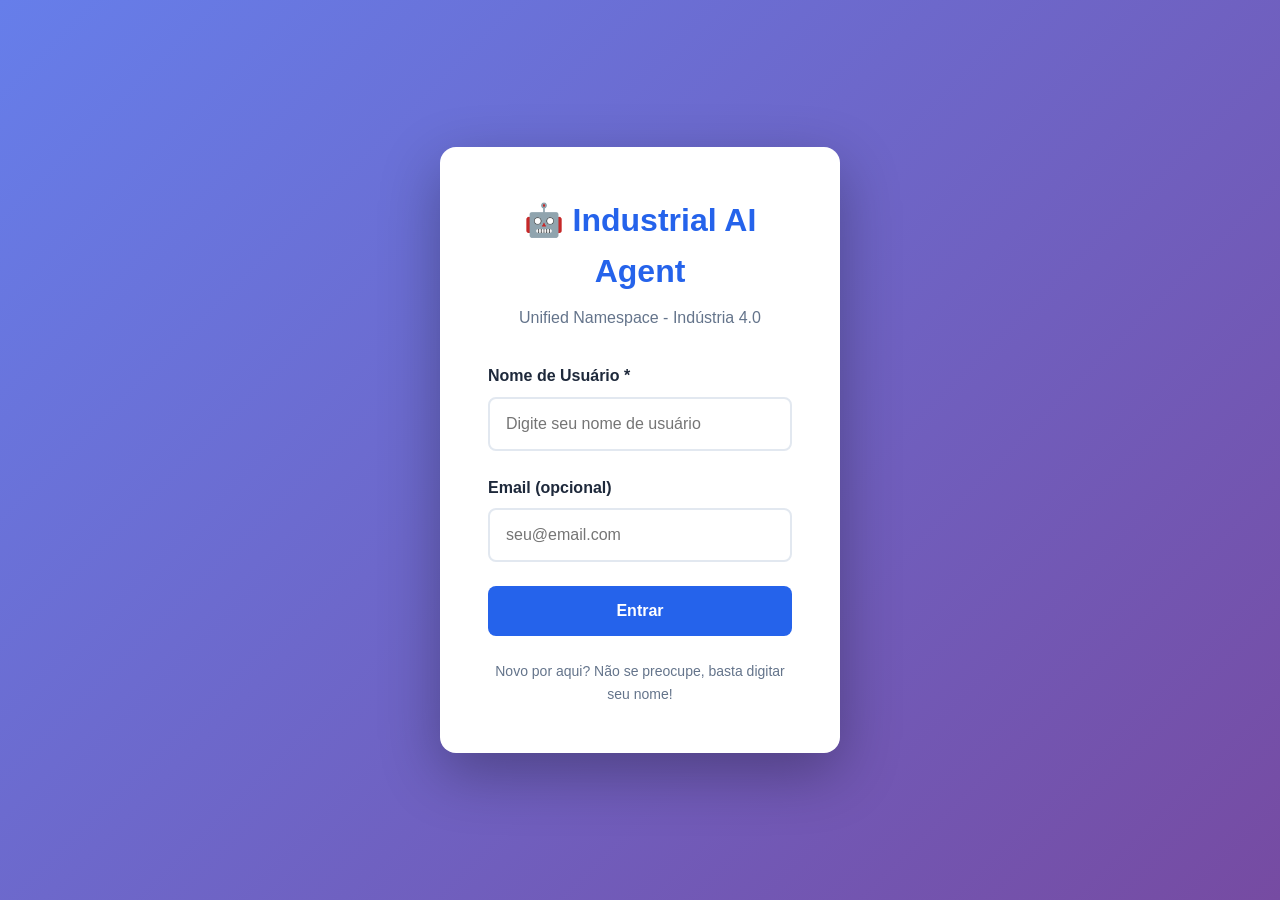
<file: frontend/index.html>
<!DOCTYPE html>
<html lang="pt-BR">
<head>
    <meta charset="UTF-8">
    <meta name="viewport" content="width=device-width, initial-scale=1.0">
    <title>Industrial AI Agent - UNS</title>
    <link rel="stylesheet" href="style.css">
</head>
<body>
    <div class="container">
        <!-- Header -->
        <header class="header">
            <div class="logo">
                <h1>🤖 Industrial AI Agent</h1>
                <p>Unified Namespace - Indústria 4.0</p>
            </div>
            <div class="header-actions">
                <span id="username" style="color: white; margin-right: 10px;"></span>
                <button id="showArchitectureBtn" class="header-btn" title="Ver Arquitetura UNS">
                    🏗️ Arquitetura
                </button>
                <button id="analyticsBtn" class="header-btn" title="Ver Analytics" onclick="window.location.href='analytics.html';">
                    📊 Analytics
                </button>
                <button id="logoutBtn" class="header-btn" title="Sair / Trocar usuário" style="background: rgba(239,68,68,0.2); border-color: rgba(239,68,68,0.5);">
                    🚪 Sair
                </button>
                <div class="status" id="status">
                    <span class="status-dot"></span>
                    <span>Conectando...</span>
                </div>
            </div>
        </header>

        <!-- Main Content -->
        <div class="main-content">
            <!-- Sidebar -->
            <aside class="sidebar">
                <div class="sidebar-section">
                    <h3>📊 Áreas</h3>
                    <div class="area-list" id="areaList">
                        <button class="area-btn active" data-area="">Todas</button>
                    </div>
                </div>

                <div class="sidebar-section">
                    <h3>📈 Estatísticas</h3>
                    <div class="stats" id="stats">
                        <div class="stat-item">
                            <span class="stat-label">Total:</span>
                            <span class="stat-value" id="totalEquipments">-</span>
                        </div>
                    </div>
                </div>

                <div class="sidebar-section">
                    <h3>📊 Ativos por Tipo</h3>
                    <select id="tipoSelect" style="width:100%;padding:4px 6px;border-radius:4px;border:1px solid var(--border-color);font-size:0.8rem;margin-bottom:6px;">
                        <option value="">Selecione um tipo</option>
                        <option value="robo">🤖 Robôs</option>
                        <option value="prensa">🔨 Prensas</option>
                        <option value="elevador">⬆️ Elevadores</option>
                        <option value="bomba">💧 Bombas</option>
                        <option value="chiller">❄️ Chillers</option>
                        <option value="ponte_rolante">🏗️ Pontes Rolantes</option>
                        <option value="mesa">🪑 Mesas/Bancadas</option>
                        <option value="outro">📦 Outros</option>
                    </select>
                    <div class="stats" id="tipoByAreaStats"></div>
                </div>

                <div class="sidebar-section">
                    <h3>🔍 Listar Ativos</h3>
                    <div style="display:flex;flex-direction:column;gap:6px;">
                        <select id="assetListArea" style="width:100%;padding:4px 6px;border-radius:4px;border:1px solid var(--border-color);font-size:0.8rem;">
                            <option value="">Todas as áreas</option>
                        </select>
                        <select id="assetListType" style="width:100%;padding:4px 6px;border-radius:4px;border:1px solid var(--border-color);font-size:0.8rem;">
                            <option value="">Todos os tipos</option>
                            <option value="robo">🤖 Robôs</option>
                            <option value="prensa">🔨 Prensas</option>
                            <option value="elevador">⬆️ Elevadores</option>
                            <option value="bomba">💧 Bombas</option>
                            <option value="chiller">❄️ Chillers</option>
                            <option value="ponte_rolante">🏗️ Pontes Rolantes</option>
                            <option value="mesa">🪑 Mesas/Bancadas</option>
                            <option value="outro">📦 Outros</option>
                        </select>
                        <button id="listAssetsBtn" class="btn-primary" style="font-size:0.8rem;padding:6px;">
                            Ver Lista
                        </button>
                    </div>
                </div>

                <div class="sidebar-section">
                    <h3>💡 Exemplos</h3>
                    <div class="examples">
                        <button class="example-btn" data-query="Gere a arquitetura UNS da planta">
                            🏗️ Arquitetura UNS
                        </button>
                        <button class="example-btn" data-query="Quais são as bombas da área GENERAL SERVICES?">
                            💧 Bombas GENERAL SERVICES
                        </button>
                        <button class="example-btn" data-query="Me mostre os robôs de pintura">
                            🤖 Robôs de Pintura
                        </button>
                        <button class="example-btn" data-query="Resumo da área MONTAGEM">
                            🔧 Resumo MONTAGEM
                        </button>
                        <button class="example-btn" data-query="O que é UNS?">
                            ❓ O que é UNS?
                        </button>
                    </div>
                </div>
            </aside>

            <!-- Chat Area -->
            <main class="chat-container">
                <div class="chat-messages" id="chatMessages">
                    <div class="welcome-message">
                        <h2>👋 Bem-vindo ao Industrial AI Agent!</h2>
                        <p>Faça perguntas sobre equipamentos industriais em linguagem natural.</p>
                        <p><strong>Exemplos:</strong></p>
                        <ul>
                            <li>"Gere a arquitetura UNS da planta"</li>
                            <li>"Quais são as bombas de água?"</li>
                            <li>"Me mostre os robôs da pintura"</li>
                            <li>"Informações sobre o equipamento M09400000"</li>
                        </ul>
                    </div>
                </div>

                <div class="chat-input-container">
                    <div id="selectedAssetsChips" style="display:none;flex-wrap:wrap;gap:4px;padding:4px 8px 0;"></div>
                    <form id="chatForm">
                        <input 
                            type="text" 
                            id="messageInput" 
                            placeholder="Digite sua pergunta sobre equipamentos..." 
                            autocomplete="off"
                            required
                        >
                        <button type="submit" id="sendBtn">
                            <span>Enviar</span>
                            <span class="loading" style="display: none;">⏳</span>
                        </button>
                    </form>
                    <button id="clearBtn" class="clear-btn" title="Limpar conversa">🗑️</button>
                </div>
            </main>
        </div>
    </div>

    <!-- Modal de Arquitetura UNS -->
    <div id="architectureModal" class="modal">
        <div class="modal-content">
            <div class="modal-header">
                <h2>🏗️ Arquitetura UNS - Unified Namespace</h2>
                <button class="modal-close" id="closeModal">&times;</button>
            </div>
            <div class="modal-tabs">
                <button class="tab-btn active" data-tab="tree">🌲 Árvore</button>
                <button class="tab-btn" data-tab="summary">📊 Resumo</button>
                <button class="tab-btn" data-tab="json">💻 JSON</button>
            </div>
            <div class="modal-filters">
                <label>Filtrar por área:</label>
                <select id="areaFilter">
                    <option value="">Todas as áreas</option>
                </select>
                <button id="loadArchitecture" class="btn-primary">🔄 Carregar</button>
            </div>
            <div class="modal-body">
                <div class="tab-content active" id="treeTab">
                    <div class="architecture-tree" id="architectureTree">
                        <div class="loading-spinner">Carregando...</div>
                    </div>
                </div>
                <div class="tab-content" id="summaryTab">
                    <div class="architecture-summary" id="architectureSummary">
                        <div class="loading-spinner">Carregando...</div>
                    </div>
                </div>
                <div class="tab-content" id="jsonTab">
                    <pre class="json-viewer" id="architectureJson">
                        <code>Carregando...</code>
                    </pre>
                </div>
            </div>
        </div>
    </div>


    <!-- Modal de Lista de Ativos -->
    <div id="assetListModal" class="modal">
        <div class="modal-content">
            <div class="modal-header">
                <h2 id="assetListTitle">📋 Lista de Ativos</h2>
                <button class="modal-close" id="closeAssetListModal">&times;</button>
            </div>
            <div class="modal-body" id="assetListBody" style="max-height:60vh;overflow-y:auto;">
                <div class="loading-spinner">Carregando...</div>
            </div>
        </div>
    </div>

    <link rel="stylesheet" href="style.css">
    <link rel="stylesheet" href="scroll-fix.css">
    <link rel="stylesheet" href="modal-fix.css">
    <link rel="stylesheet" href="moddal-fix-upgrade.css">
    <script src="script.js"></script>
    <script src="buttons-fix.js"></script>
    <script src="scroll-fix.js"></script>
    <script src="modal-scroll-fix.js"></script>
    <script src="feedback-enhance.js"></script>



</body>
</html>
</file>
<file: frontend/style.css>
* {
    margin: 0;
    padding: 0;
    box-sizing: border-box;
}

:root {
    --primary-color: #2563eb;
    --secondary-color: #1e40af;
    --success-color: #10b981;
    --danger-color: #ef4444;
    --bg-color: #f8fafc;
    --sidebar-bg: #ffffff;
    --chat-bg: #ffffff;
    --border-color: #e2e8f0;
    --text-color: #1e293b;
    --text-light: #64748b;
    --message-user-bg: #2563eb;
    --message-ai-bg: #f1f5f9;
}

body {
    font-family: -apple-system, BlinkMacSystemFont, 'Segoe UI', Roboto, 'Helvetica Neue', Arial, sans-serif;
    background: var(--bg-color);
    color: var(--text-color);
    line-height: 1.6;
}

.container {
    max-width: 1400px;
    margin: 0 auto;
    height: 100vh;
    display: flex;
    flex-direction: column;
}

/* Header */
.header {
    background: var(--primary-color);
    color: white;
    padding: 1rem 2rem;
    display: flex;
    justify-content: space-between;
    align-items: center;
    box-shadow: 0 2px 8px rgba(0,0,0,0.1);
}

.logo h1 {
    font-size: 1.5rem;
    font-weight: 700;
}

.logo p {
    font-size: 0.875rem;
    opacity: 0.9;
    margin-top: 0.25rem;
}

.header-actions {
    display: flex;
    align-items: center;
    gap: 1rem;
}

.header-btn {
    background: rgba(255,255,255,0.2);
    color: white;
    border: 1px solid rgba(255,255,255,0.3);
    padding: 0.5rem 1rem;
    border-radius: 8px;
    cursor: pointer;
    font-size: 0.875rem;
    font-weight: 600;
    transition: all 0.2s;
}

.header-btn:hover {
    background: rgba(255,255,255,0.3);
    border-color: rgba(255,255,255,0.5);
}

.status {
    display: flex;
    align-items: center;
    gap: 0.5rem;
    background: rgba(255,255,255,0.1);
    padding: 0.5rem 1rem;
    border-radius: 20px;
    font-size: 0.875rem;
}

.status-dot {
    width: 8px;
    height: 8px;
    border-radius: 50%;
    background: var(--danger-color);
    animation: pulse 2s infinite;
}

.status.connected .status-dot {
    background: var(--success-color);
}

@keyframes pulse {
    0%, 100% { opacity: 1; }
    50% { opacity: 0.5; }
}

/* Main Content */
.main-content {
    display: flex;
    flex: 1;
    overflow: hidden;
}

/* Sidebar */
.sidebar {
    width: 300px;
    background: var(--sidebar-bg);
    border-right: 1px solid var(--border-color);
    padding: 1.5rem;
    overflow-y: auto;
}

.sidebar-section {
    margin-bottom: 2rem;
}

.sidebar-section h3 {
    font-size: 0.875rem;
    font-weight: 600;
    text-transform: uppercase;
    color: var(--text-light);
    margin-bottom: 1rem;
    letter-spacing: 0.05em;
}

.area-list {
    display: flex;
    flex-direction: column;
    gap: 0.5rem;
}

.area-btn {
    background: var(--bg-color);
    border: 1px solid var(--border-color);
    padding: 0.75rem;
    border-radius: 8px;
    cursor: pointer;
    font-size: 0.875rem;
    transition: all 0.2s;
    text-align: left;
}

.area-btn:hover {
    background: var(--primary-color);
    color: white;
    border-color: var(--primary-color);
}

.area-btn.active {
    background: var(--primary-color);
    color: white;
    border-color: var(--primary-color);
}

.stats {
    display: flex;
    flex-direction: column;
    gap: 0.75rem;
}

.stat-item {
    display: flex;
    justify-content: space-between;
    padding: 0.5rem;
    background: var(--bg-color);
    border-radius: 6px;
    font-size: 0.875rem;
}

.stat-label {
    color: var(--text-light);
}

.stat-value {
    font-weight: 600;
    color: var(--primary-color);
}

.examples {
    display: flex;
    flex-direction: column;
    gap: 0.5rem;
}

.example-btn {
    background: var(--bg-color);
    border: 1px solid var(--border-color);
    padding: 0.75rem;
    border-radius: 8px;
    cursor: pointer;
    font-size: 0.875rem;
    transition: all 0.2s;
    text-align: left;
    color: var(--text-color);
}

.example-btn:hover {
    background: var(--message-ai-bg);
    border-color: var(--primary-color);
}

/* Chat Container */
.chat-container {
    flex: 1;
    display: flex;
    flex-direction: column;
    background: var(--chat-bg);
}

.chat-messages {
    flex: 1;
    overflow-y: auto;
    padding: 2rem;
    display: flex;
    flex-direction: column;
    gap: 1rem;
}

.welcome-message {
    background: linear-gradient(135deg, #667eea 0%, #764ba2 100%);
    color: white;
    padding: 2rem;
    border-radius: 12px;
    text-align: center;
}

.welcome-message h2 {
    margin-bottom: 1rem;
}

.welcome-message ul {
    text-align: left;
    max-width: 500px;
    margin: 1rem auto;
}

.message {
    display: flex;
    gap: 1rem;
    max-width: 800px;
    animation: slideIn 0.3s ease;
}

@keyframes slideIn {
    from {
        opacity: 0;
        transform: translateY(10px);
    }
    to {
        opacity: 1;
        transform: translateY(0);
    }
}

.message.user {
    align-self: flex-end;
    flex-direction: row-reverse;
}

.message-avatar {
    width: 40px;
    height: 40px;
    border-radius: 50%;
    display: flex;
    align-items: center;
    justify-content: center;
    font-size: 1.25rem;
    flex-shrink: 0;
}

.message.user .message-avatar {
    background: var(--primary-color);
}

.message.ai .message-avatar {
    background: var(--success-color);
}

.message-content {
    flex: 1;
}

.message.user .message-content {
    background: var(--message-user-bg);
    color: white;
    padding: 1rem;
    border-radius: 12px;
    border-bottom-right-radius: 4px;
}

.message.ai .message-content {
    background: var(--message-ai-bg);
    padding: 1rem;
    border-radius: 12px;
    border-bottom-left-radius: 4px;
}

.message-text {
    margin-bottom: 0.5rem;
}

.message-sources {
    font-size: 0.875rem;
    opacity: 0.8;
    margin-top: 0.75rem;
    padding-top: 0.75rem;
    border-top: 1px solid rgba(0,0,0,0.1);
}

.message.user .message-sources {
    border-top-color: rgba(255,255,255,0.3);
}

/* Chat Input */
.chat-input-container {
    padding: 1.5rem;
    background: var(--chat-bg);
    border-top: 1px solid var(--border-color);
    display: flex;
    gap: 0.5rem;
}

#chatForm {
    flex: 1;
    display: flex;
    gap: 0.5rem;
}

#messageInput {
    flex: 1;
    padding: 1rem;
    border: 2px solid var(--border-color);
    border-radius: 12px;
    font-size: 1rem;
    transition: border-color 0.2s;
}

#messageInput:focus {
    outline: none;
    border-color: var(--primary-color);
}

#sendBtn {
    background: var(--primary-color);
    color: white;
    border: none;
    padding: 0 2rem;
    border-radius: 12px;
    cursor: pointer;
    font-weight: 600;
    transition: background 0.2s;
}

#sendBtn:hover {
    background: var(--secondary-color);
}

#sendBtn:disabled {
    background: var(--text-light);
    cursor: not-allowed;
}

.clear-btn {
    background: var(--danger-color);
    color: white;
    border: none;
    width: 50px;
    height: 50px;
    border-radius: 12px;
    cursor: pointer;
    font-size: 1.25rem;
    transition: background 0.2s;
}

.clear-btn:hover {
    background: #dc2626;
}

/* Modal */
.modal {
    display: none;
    position: fixed;
    top: 0;
    left: 0;
    width: 100%;
    height: 100%;
    background: rgba(0,0,0,0.7);
    z-index: 1000;
}

.modal.active {
    display: flex;
    align-items: center;
    justify-content: center;
    animation: fadeIn 0.3s;
}

@keyframes fadeIn {
    from { opacity: 0; }
    to { opacity: 1; }
}

.modal-content {
    background: white;
    border-radius: 12px;
    width: 90%;
    max-width: 1200px;
    max-height: 90vh;
    display: flex;
    flex-direction: column;
    animation: slideUp 0.3s;
}

@keyframes slideUp {
    from { 
        opacity: 0;
        transform: translateY(50px);
    }
    to { 
        opacity: 1;
        transform: translateY(0);
    }
}

.modal-header {
    padding: 1.5rem;
    border-bottom: 1px solid var(--border-color);
    display: flex;
    justify-content: space-between;
    align-items: center;
}

.modal-header h2 {
    font-size: 1.5rem;
    color: var(--primary-color);
}

.modal-close {
    background: none;
    border: none;
    font-size: 2rem;
    color: var(--text-light);
    cursor: pointer;
    width: 40px;
    height: 40px;
    display: flex;
    align-items: center;
    justify-content: center;
    border-radius: 8px;
    transition: all 0.2s;
}

.modal-close:hover {
    background: var(--bg-color);
    color: var(--danger-color);
}

.modal-tabs {
    display: flex;
    gap: 0.5rem;
    padding: 1rem 1.5rem 0;
    border-bottom: 1px solid var(--border-color);
}

.tab-btn {
    background: none;
    border: none;
    padding: 0.75rem 1.5rem;
    cursor: pointer;
    font-weight: 600;
    color: var(--text-light);
    border-bottom: 3px solid transparent;
    transition: all 0.2s;
}

.tab-btn:hover {
    color: var(--primary-color);
}

.tab-btn.active {
    color: var(--primary-color);
    border-bottom-color: var(--primary-color);
}

.modal-filters {
    padding: 1rem 1.5rem;
    background: var(--bg-color);
    display: flex;
    align-items: center;
    gap: 1rem;
}

.modal-filters label {
    font-weight: 600;
    color: var(--text-color);
}

.modal-filters select {
    padding: 0.5rem;
    border: 1px solid var(--border-color);
    border-radius: 8px;
    font-size: 0.875rem;
    flex: 1;
    max-width: 300px;
}

.btn-primary {
    background: var(--primary-color);
    color: white;
    border: none;
    padding: 0.5rem 1rem;
    border-radius: 8px;
    cursor: pointer;
    font-weight: 600;
    transition: background 0.2s;
}

.btn-primary:hover {
    background: var(--secondary-color);
}

.modal-body {
    flex: 1;
    overflow: hidden;
    position: relative;
}

.tab-content {
    display: none;
    height: 100%;
    overflow-y: auto;
    padding: 1.5rem;
}

.tab-content.active {
    display: block;
}

/* Markdown Styles */
.message-text h1 {
    font-size: 1.5rem;
    margin: 1rem 0 0.75rem 0;
    padding-bottom: 0.5rem;
    border-bottom: 2px solid var(--border-color);
}

.message-text h2 {
    font-size: 1.25rem;
    margin: 1rem 0 0.5rem 0;
    color: var(--primary-color);
}

.message-text h3 {
    font-size: 1.1rem;
    margin: 0.75rem 0 0.5rem 0;
}

.message-text h4 {
    font-size: 1rem;
    margin: 0.5rem 0;
    font-weight: 600;
}

.message-text h5 {
    font-size: 0.95rem;
    margin: 0.5rem 0;
    font-style: italic;
}

.message-text p {
    margin: 0.5rem 0;
}

.message-text ul,
.message-text ol {
    margin: 0.75rem 0;
    padding-left: 1.5rem;
}

.message-text li {
    margin: 0.25rem 0;
    line-height: 1.5;
}

.message-text strong {
    font-weight: 600;
}

.message.ai .message-text strong {
    color: #1e40af;
}

.message-text em {
    font-style: italic;
}

.message-text code {
    background: rgba(0,0,0,0.1);
    padding: 0.2rem 0.4rem;
    border-radius: 4px;
    font-family: 'Courier New', monospace;
    font-size: 0.9em;
}

.message.user .message-text code {
    background: rgba(255,255,255,0.2);
}

.message-text hr {
    border: none;
    border-top: 2px solid var(--border-color);
    margin: 1.5rem 0;
}

/* JSON Viewer */
.json-viewer {
    background: #1e293b;
    color: #e2e8f0;
    padding: 1.5rem;
    border-radius: 8px;
    overflow-x: auto;
    font-size: 0.875rem;
    line-height: 1.6;
}

.json-viewer code {
    font-family: 'Courier New', monospace;
}

/* Loading Spinner */
.loading-spinner {
    display: flex;
    align-items: center;
    justify-content: center;
    height: 200px;
    color: var(--text-light);
}

.loading-spinner::after {
    content: '⏳';
    font-size: 2rem;
    margin-left: 1rem;
    animation: spin 2s linear infinite;
}

@keyframes spin {
    to { transform: rotate(360deg); }
}

/* Scrollbar */
.chat-messages::-webkit-scrollbar,
.modal-body::-webkit-scrollbar,
.tab-content::-webkit-scrollbar,
.sidebar::-webkit-scrollbar {
    width: 8px;
}

.chat-messages::-webkit-scrollbar-track,
.modal-body::-webkit-scrollbar-track,
.tab-content::-webkit-scrollbar-track,
.sidebar::-webkit-scrollbar-track {
    background: var(--bg-color);
}

.chat-messages::-webkit-scrollbar-thumb,
.modal-body::-webkit-scrollbar-thumb,
.tab-content::-webkit-scrollbar-thumb,
.sidebar::-webkit-scrollbar-thumb {
    background: var(--text-light);
    border-radius: 4px;
}

.chat-messages::-webkit-scrollbar-thumb:hover,
.modal-body::-webkit-scrollbar-thumb:hover,
.tab-content::-webkit-scrollbar-thumb:hover,
.sidebar::-webkit-scrollbar-thumb:hover {
    background: var(--primary-color);
}

/* Responsive */
@media (max-width: 768px) {
    .sidebar {
        display: none;
    }
    
    .chat-messages {
        padding: 1rem;
    }
}

/* Feedback Buttons - Melhorado */

.message-feedback {

    margin-top: 0.75rem;

    padding-top: 0.75rem;

    border-top: 1px solid rgba(0,0,0,0.1);

    display: flex;

    align-items: center;

    gap: 0.75rem;

    font-size: 0.875rem;

    color: var(--text-light);

}

.message.user .message-feedback {

    border-top-color: rgba(255,255,255,0.3);

    color: rgba(255,255,255,0.8);

}

.feedback-btn {

    background: white;

    border: 2px solid var(--border-color);

    padding: 0.4rem 0.8rem;

    border-radius: 8px;

    cursor: pointer;

    font-size: 1.25rem;

    transition: all 0.2s;

    display: inline-flex;

    align-items: center;

    justify-content: center;

}

.feedback-btn:hover:not(:disabled) {

    transform: scale(1.15);

    border-color: var(--primary-color);

    box-shadow: 0 2px 8px rgba(37, 99, 235, 0.2);

}

.feedback-btn:active:not(:disabled) {

    transform: scale(0.95);

}

.feedback-btn:disabled {

    cursor: not-allowed;

    opacity: 0.5;

}

.feedback-btn[data-type="positive"]:hover:not(:disabled) {

    background: #dcfce7;

    border-color: var(--success-color);

}

.feedback-btn[data-type="negative"]:hover:not(:disabled) {

    background: #fee;

    border-color: var(--danger-color);

}

.message.user .feedback-btn {

    background: rgba(255,255,255,0.2);

    border-color: rgba(255,255,255,0.3);

    color: white;

}
</file>
<file: frontend/scroll-fix.css>
/* Correção para mensagens longas */
.message-content {
    max-height: 70vh; /* Limita a altura a 70% da altura visível da janela */
    overflow-y: auto; /* Adiciona rolagem vertical quando necessário */
    position: relative; /* Para o posicionamento correto da barra de rolagem */
}

/* Indicador visual de que há mais conteúdo */
.message-content.scrollable:after {
    content: "⬇️ Deslize para ver mais";
    position: absolute;
    bottom: 0;
    left: 0;
    right: 0;
    background: linear-gradient(transparent, var(--message-ai-bg));
    text-align: center;
    padding: 5px;
    font-size: 0.8rem;
    color: var(--primary-color);
    pointer-events: none; /* Permite clicar através do indicador */
    opacity: 0;
    transition: opacity 0.3s;
}

/* Mostra o indicador apenas quando há conteúdo a rolar */
.message-content.has-more-content:after {
    opacity: 1;
}

/* Melhora na aparência da barra de rolagem */
.message-content::-webkit-scrollbar {
    width: 6px;
}

.message-content::-webkit-scrollbar-track {
    background: rgba(0,0,0,0.05);
    border-radius: 3px;
}

.message-content::-webkit-scrollbar-thumb {
    background: var(--primary-color);
    border-radius: 3px;
}
</file>
<file: frontend/modal-fix.css>
/* Correções para rolagem no modal de arquitetura */

/* Garante que o modal ocupe a maior parte da tela */
.modal-content {
    max-height: 90vh; /* 90% da altura da viewport */
    display: flex;
    flex-direction: column;
}

/* Garante que modal-body ocupe todo o espaço disponível */
.modal-body {
    flex: 1;
    overflow: hidden;
    min-height: 300px; /* altura mínima */
}

/* Permite rolagem dentro das abas */
.tab-content {
    height: 100%;
    overflow-y: auto;
    padding: 1rem;
}

/* Melhora a visualização da árvore de arquitetura */
.architecture-tree, 
.architecture-summary, 
.json-viewer {
    min-height: 100%;
    overflow-y: auto;
    padding-bottom: 2rem;
}

/* Estiliza a barra de rolagem */
.tab-content::-webkit-scrollbar {
    width: 8px;
}

.tab-content::-webkit-scrollbar-track {
    background: #f1f5f9;
    border-radius: 4px;
}

.tab-content::-webkit-scrollbar-thumb {
    background: #2563eb;
    border-radius: 4px;
}

/* Indicador visual de rolagem (opcional) */
.tab-content::after {
    content: "";
    display: block;
    height: 30px;
}

/* Específico para o visualizador JSON */
#jsonTab pre.json-viewer {
    max-height: none;
    overflow-y: visible;
}

/* Garantir que botões não sejam afetados */
.modal-tabs button,
.modal-filters button {
    position: sticky;
    top: 0;
    z-index: 10;
}
</file>
<file: frontend/moddal-fix-upgrade.css>
/* Garante rolagem na visualização da árvore */
   #architectureTree, 
   #architectureSummary,
   #architectureJson code {
       max-height: none !important;
       height: auto !important;
       min-height: 500px;
   }

   /* Força overflow para o conteúdo */
   .tab-content {
       height: auto !important;
       max-height: 60vh !important;
       overflow-y: scroll !important;
   }

   /* Estilos para os conteúdos de árvore e JSON */
   pre.json-viewer {
       height: auto !important;
       white-space: pre-wrap !important;
   }

   /* Correção para o modal */
   .modal-content {
       height: 80vh;
       overflow: hidden;
   }

   /* Garante que o corpo do modal possa rolar */
   .modal-body {
       overflow-y: auto !important;
       max-height: calc(80vh - 170px) !important;
   }
</file>
